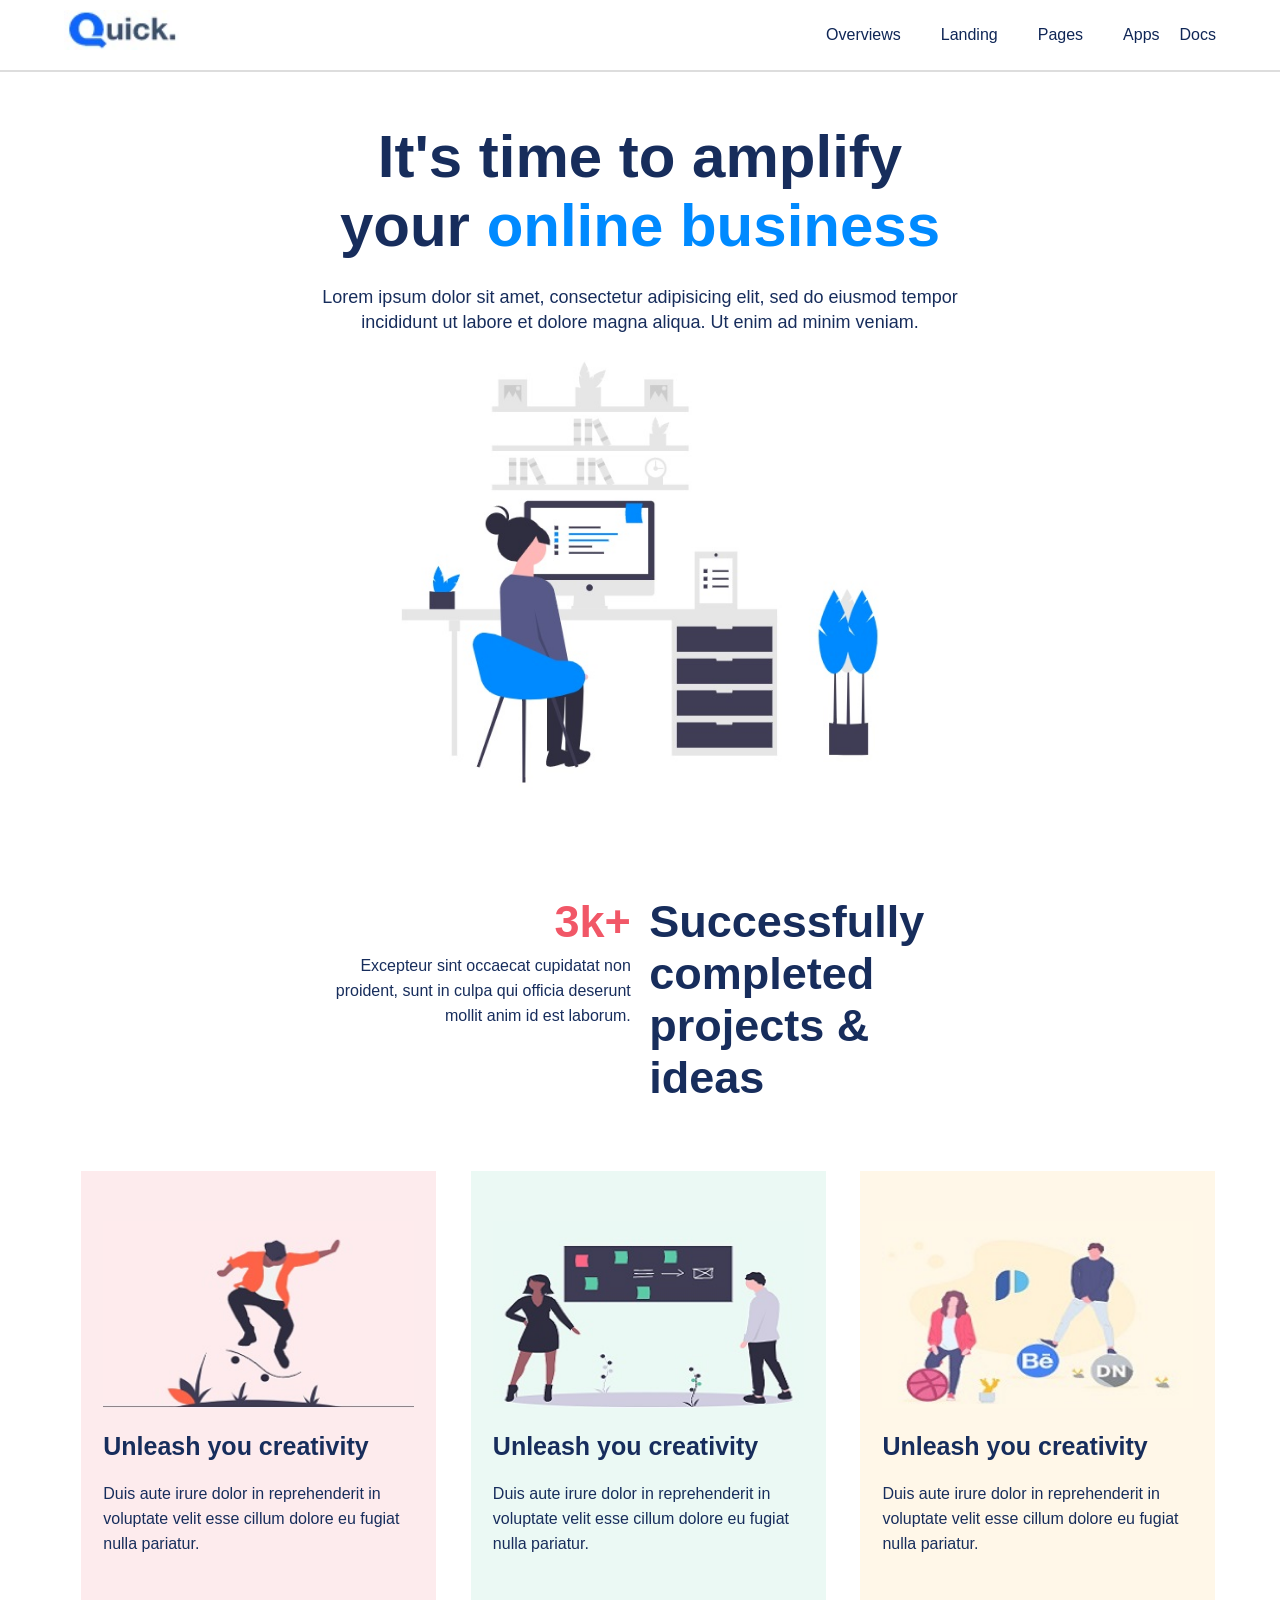
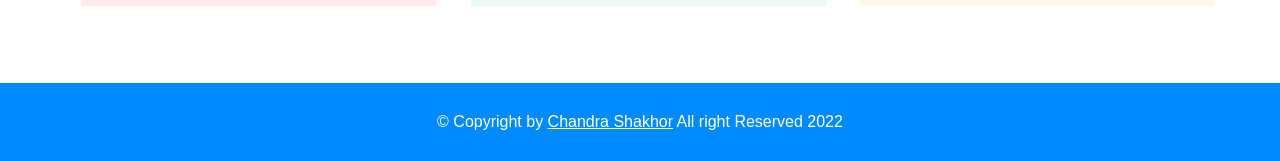
<file: index.html>
<!DOCTYPE html>
<html lang="en">
<head>
	<meta charset="utf-8">
	<meta name="viewport" content="width=device-width, initial-scale=1.0">
	<title>Quick</title>
	<link rel="icon" type="x-icon" href="images/icon5.jpg">
	<link rel="stylesheet" href="css/style.css">
</head>
<body>
	<!--header start-->
	<header>
		<div class="container">
			<!--logo-->
			<div class="logo">
				<img src="images/logo.jpg" alt="Quick">
			</div>
			<!--manu-->
			<nav class="manu">
				<ul>
					<li><a href="#">Overviews</a></li>
					<li><a href="#">Landing</a></li>
					<li><a href="#">Pages</a></li>
					<li><a href="#">Apps</a></li>
					<li><a href="#">Docs</a></li>
				</ul>
			</nav>
		</div>
	</header>
	<!--header end-->
	<!--banner start-->
	<section class="banner">
		<div class="container2">
			<h1 class="b_h1">It's time to amplify your <span>online business</span></h1>
			<p class="b_p">Lorem ipsum dolor sit amet, consectetur adipisicing elit, sed do eiusmod tempor incididunt ut labore et dolore magna aliqua. Ut enim ad minim veniam.</p>
			<div class="b_img">
				<img src="images/banner.jpg" alt="Quick">
			</div>
		</div>
	</section>
	<!--banner end-->
	<!--success start-->
	<section class="success">
		<div class="container3">
			<div class="s_left">
				<h2>3k+</h2>
				<p>Excepteur sint occaecat cupidatat non proident, sunt in culpa qui officia deserunt mollit anim id est laborum.</p>
			</div>
			<div class="s_right">
				<h1>Successfully completed projects & ideas</h1>
			</div>
		</div>
	</section>
	<!--success end-->
	<!--feature start-->
	<section class="feature">
		<div class="container">
			<!--single start-->
			<div class="f_single pink">
				<div class="f_img">
					<img src="images/img1.jpg" alt="Quick">
				</div>
				<h2>Unleash you creativity</h2>
				<p>Duis aute irure dolor in reprehenderit in voluptate velit esse cillum dolore eu fugiat nulla pariatur.</p>
			</div>
			<!--single end-->
			<!--single start-->
			<div class="f_single green">
				<div class="f_img">
					<img src="images/img2.jpg" alt="Quick">
				</div>
				<h2>Unleash you creativity</h2>
				<p>Duis aute irure dolor in reprehenderit in voluptate velit esse cillum dolore eu fugiat nulla pariatur.</p>
			</div>
			<!--single end-->
			<!--single start-->
			<div class="f_single yellow">
				<div class="f_img">
					<img src="images/img3.jpg" alt="Quick">
				</div>
				<h2>Unleash you creativity</h2>
				<p>Duis aute irure dolor in reprehenderit in voluptate velit esse cillum dolore eu fugiat nulla pariatur.</p>
			</div>
			<!--single end-->
			<!--feature end-->
		</div>
	</section>

			<!--footer start-->
			<footer>
				<p>© Copyright by <a href="https://web.facebook.com/Chandrashakhor.bd/">Chandra Shakhor</a> All right Reserved 2022</p>
			</footer>
			<!--f00ter end-->



</body>
</html>
</file>
<file: css/style.css>
/*commen start*/
body{
	font-family: sans-serif;
	margin: 0;
    padding: 0;
	font-size: 16px;
	font-weight: 400;
	color: #172d5c;
}
/*commen end*/
/*header start*/
header{
	padding: 10px 0;
	border-bottom: 2px solid #ddd;
}
.container{
	margin: 0 auto;
	overflow: hidden;
	width: 90%;
	/*border: 1px solid red;*/
}
.logo{
	float: left;
	width: 10%;
	/*border: 1px solid violet;*/
}
.logo img{
	width: 100%;
}
.manu{
	float: right;
	width: 50%;
	/*border: 1px solid black;*/
}
.manu ul{
	float: right;
}
.manu ul li{
	list-style: none;
	float: left;
}
.manu ul li a{
	font-family: sans-serif;
	font-size: 16px;
	font-weight: 400;
	color: #0f2656;
	text-decoration: none;
	padding: 0 20px;
	display: inline-block;
}
.manu ul li a:hover {
	color: #008aff;
}
.manu ul li:last-child a{
	padding: 0;
}
/*header end*/
/*banner start*/
.banner{
	padding: 50px 0;
}
.container2{
	margin: 0 auto;
	width: 55%;
	/*border: 1px solid red;*/
	text-align: center;
}
.b_h1{
	margin: 0 0;
	font-size: 60px;
	padding: 0 50px;
}
.b_h1 span{
	color: #008aff;
}
.b_p{
	margin: 25px 0;
	font-size: 18px;
    padding: 0 10px;
	line-height: 25px;
}
.b_img{
	margin: 0 auto;
	width: 70%;
	/*border: 1px solid green;*/
}
.b_img img{
	width: 100%;
}
/*banner end*/ 
/*success start*/
.success{
	padding: 50px 0;
}
.container3{
	width: 50%;
	/*border: 1px solid red;*/
	margin: 0 auto;
	overflow: hidden;
}
.s_left {
    padding-right: 0;
    padding-left: 10px;
    width: 47%;
    /*border: 1px solid red;*/
    float: left;
    text-align: right;
}
.s_left h2{
	font-size: 45px;
	color: #f15767;
	margin: 0;
}
.s_left p{
	line-height: 25px;
	margin: 5px 0 0;
}
.s_right {
    padding-right: 10px;
    padding-left: 0;
    width: 47%;
    /*border: 1px solid red;*/
    float: right;
}
.s_right h1{
	font-size: 45px;
	margin: 0;
}
/*success end*/
/*feature start*/
.feature{
	padding-bottom: 60px;
}
.f_single{
	width: 27%;
	/*border: 1px solid green;*/
	padding: 50px 1.91%;
	margin: 1.5%;
	float: left;
}
.f_single:last-child{
	margin-right: 0;
}
.f_img{}
.f_img img{
	width: 100%;
}
.f_single h2{
	margin: 20px 0;
	font-size: 25px;
}
.f_single p{
	margin: 0;
	line-height: 25px;
}
.pink{
	background-color: #fdebed;
}
.green{
	background-color: #ebf9f4;
}
.yellow{
	background-color: #fff7e8;
}
/*feature end*/
/*footer start*/
footer{
	background-color: #008aff;
	padding: 30px 0;
}
footer p{
	margin: 0;
	text-align: center;
	color: white;
}
footer p a{
	color: white;
}
footer p a:hover{
	color: #f15767;
}
/*footer end*/
</file>
